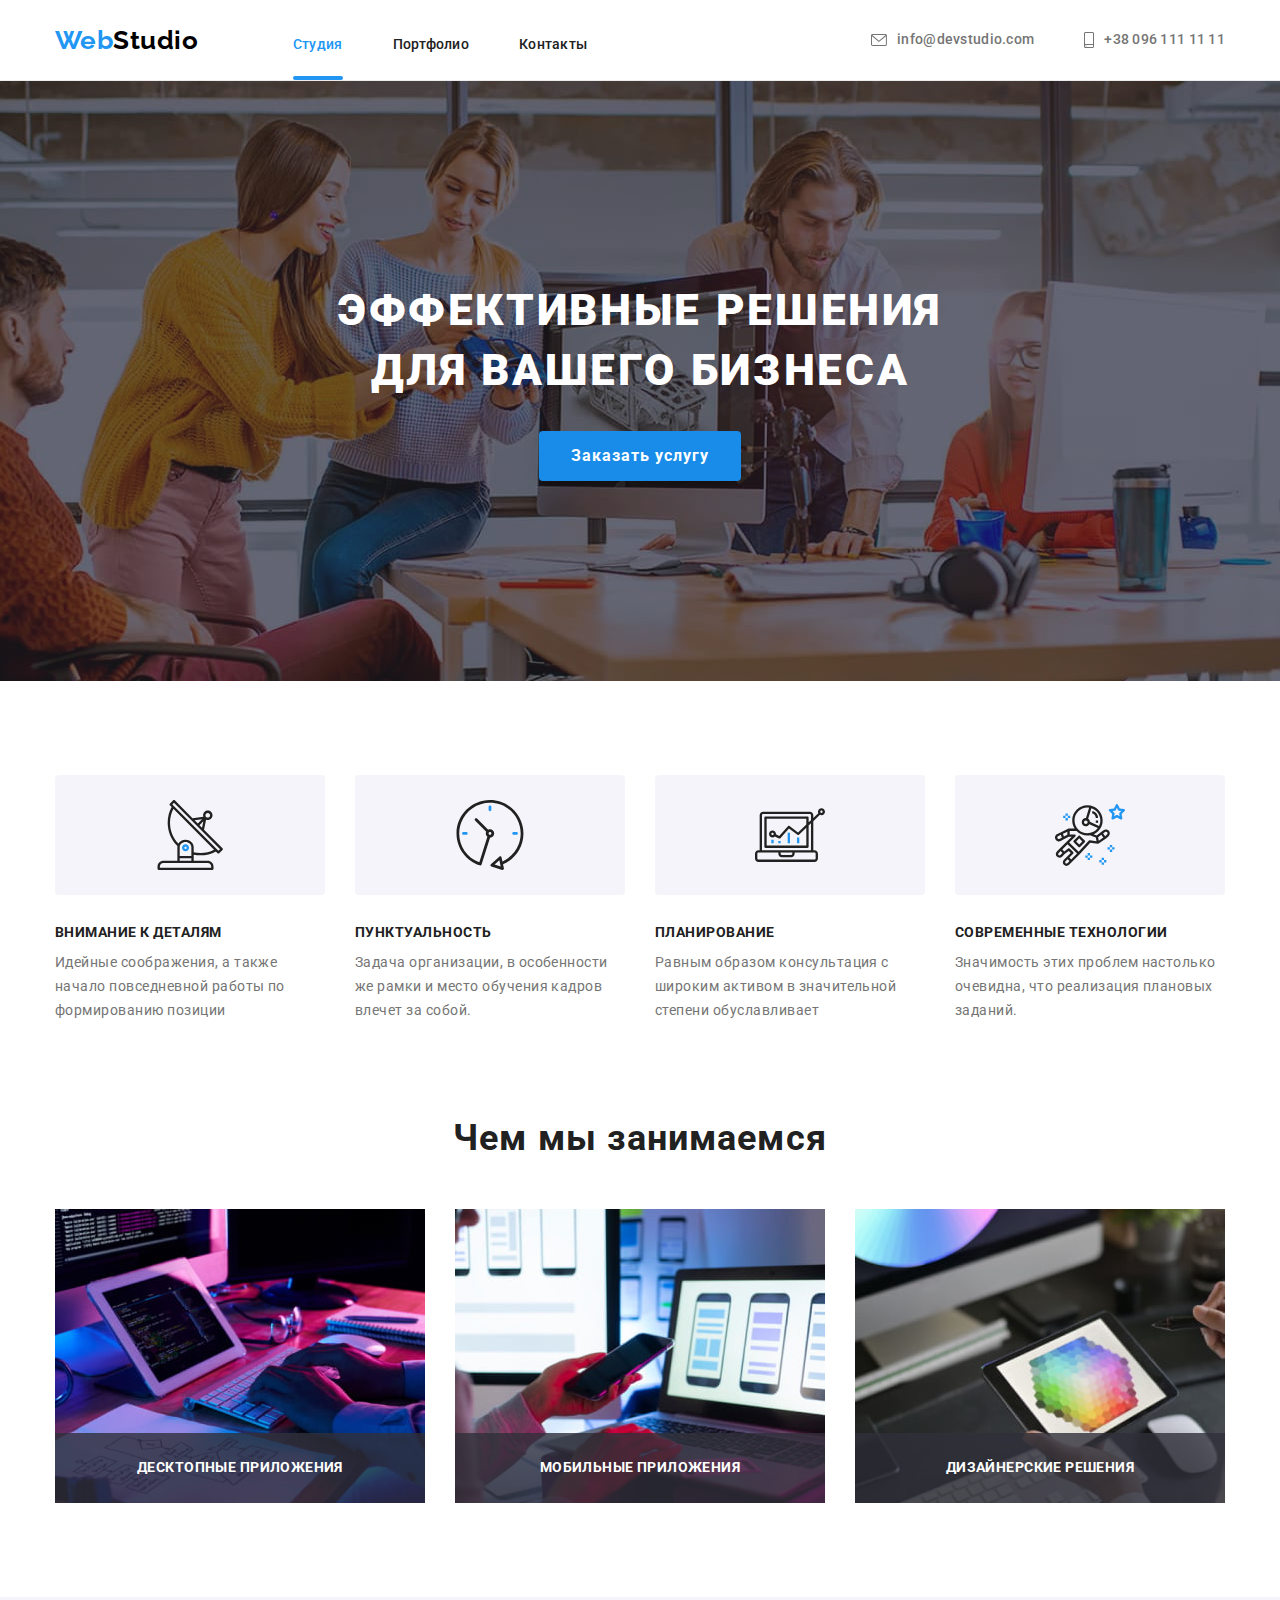
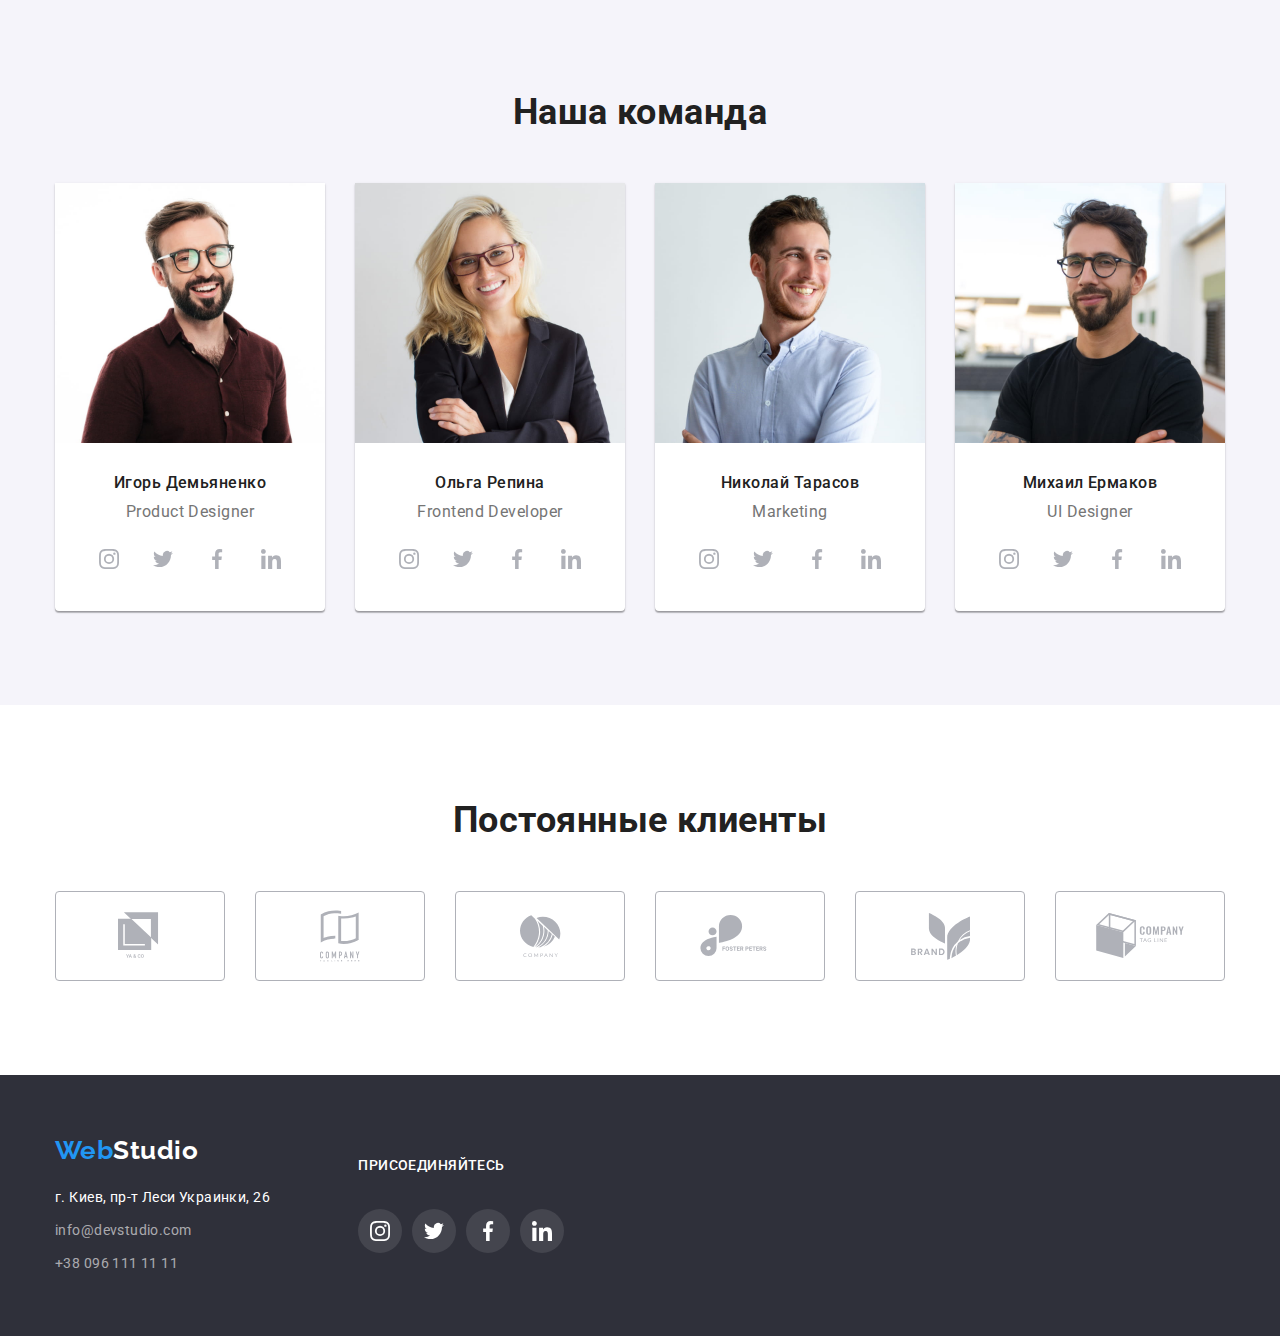
<file: index.html>
<!DOCTYPE html>
<html lang="ru">
<head>
    <meta charset="UTF-8">
    <meta http-equiv="X-UA-Compatible" content="IE=edge">
    <meta name="viewport" content="width=device-width, initial-scale=1.0">
    <title>Студия</title>
    <link rel="preconnect" href="https://fonts.gstatic.com">
    <link href="https://fonts.googleapis.com/css2?family=Raleway:wght@700&family=Roboto:wght@400;500;700;900&display=swap"
        rel="stylesheet">
        <link rel="stylesheet" href="https://cdnjs.cloudflare.com/ajax/libs/modern-normalize/1.0.0/modern-normalize.min.css">
    <link rel="stylesheet" href="./css/styles.css">
</head>
<body>
<header class="header">
    <div class="container">
        <nav class="navigation">
            <a class="logo" href="./index.html">Web<span class="header-logo">Studio</span></a>
            <ul class="nav-links list">
                <li class="link-item"><a href="./index.html" class="link current">Студия</a></li>
                <li class="link-item"><a href="./portfolio.html" class="link">Портфолио</a></li>
                <li class="link-item"><a href="" class="link">Контакты</a></li>
            </ul>
        </nav>
        <ul class="nav-contacts list">
            <li class="contacts-item">
                <a href="mailto:info@devstudio.com" class="link">
                    <svg class="icon-envelope" width=16 height=12>
                        <use href="./images/icons/icons.svg#icon-envelope"></use>
                    </svg>
                    info@devstudio.com
                </a>
            </li>
            <li class="contacts-item">
                <a href="tel:+380961111111" class="link">
                    <svg class="icon-smartphone" width=10 height=16>
                        <use href="./images/icons/icons.svg#icon-smartphone"></use>
                    </svg>
                    +38 096 111 11 11
                </a>
            </li>
        </ul>
    </div>
</header>
<main>
    
    <section class="section hero">
        <div class="container">
        <h1 class="hero-title">Эффективные решения для вашего бизнеса</h1>
        <button data-modal-open class="button">Заказать услугу</button>
        <div data-modal class="backdrop is-hidden">
            <div class="modal">
                <button data-modal-close class="button-close">
                    <svg class="icon-close" width=18 height=18>
                        <use href="./images/icons/icons.svg#icon-close-icon"></use>
                    </svg>
                </button>
            </div>
        </div>
    </div>
    </section>
    <section class="section features">
        <div class="container">
        <h2 class="feature-header">Особенности</h2>
        <ul class="feature-list list">
            <li class="list-items">
                <div class="icon-block">
                <svg class="icon-antenna" width=70 height=70>
                    <use href="./images/icons/icons.svg#icon-img1"></use>
                </svg>
                </div>
                <h3 class="feature-headers">Внимание к деталям</h3>
                <p class="feature-paragraphs">Идейные соображения, а также начало повседневной работы по формированию позиции</p>
            </li>
            <li class="list-items">
                <div class="icon-block">
                <svg width=70 height=70>
                    <use href="./images/icons/icons.svg#icon-img2"></use>
                </svg>
                </div>
                <h3 class="feature-headers">Пунктуальность</h3>
                <p class="feature-paragraphs">Задача организации, в особенности же рамки и место обучения кадров влечет за собой.</p>
        </li>
            <li class="list-items">
                <div class="icon-block">
                <svg width=70 height=70>
                    <use href="./images/icons/icons.svg#icon-img3"></use>
                </svg>
                </div>
                <h3 class="feature-headers">Планирование</h3>
                <p class="feature-paragraphs">Равным образом консультация с широким активом в значительной степени обуславливает</p>
            </li>
            <li class="list-items">
                <div class="icon-block">
                <svg width=70 height=70>
                    <use href="./images/icons/icons.svg#icon-img4"></use>
                </svg>
                </div>
                <h3 class="feature-headers">Современные технологии</h3>
                <p class="feature-paragraphs">Значимость этих проблем настолько очевидна, что реализация плановых заданий.</p>
        </li>
        </ul>
    </div>
    </section>
    <section class="section">
        <div class="container">
        <h2 class="directions-header">Чем мы занимаемся</h2>
        <ul class="directions-list list">
            <li class="list-item">
                <img src="./images/what-do-we-do/img1.jpg" width="370" alt="Разработчик пишуший код на клавиатуре">
                <p class="directions-desc">Десктопные приложения</p>
            </li>
            <li class="list-item">
                <img src="./images/what-do-we-do/img2.jpg" width="370" alt="Разработчик работает над созданием мобильного приложения">
                <p class="directions-desc">Мобильные приложения</p>
            </li>
            <li class="list-item">
                <img src="./images/what-do-we-do/img3.jpg" width="370" alt="Разработчик выбирает цвет из палитры на экране планшета">
                <p class="directions-desc">Дизайнерские решения</p>
            </li>
        </ul>
    </div>
    </section>
    <section class="section our-team">
        <div class="container">
        <h2 class="team-header">Наша команда</h2>
        <ul class="team-list list">
            <li class="employee-cards">
                <img src="./images/team-cards/img1.jpg" width="368" alt="Игорь Демьяненко продукт дизайнер">
                <div class="descr-employees">
                <h3 class="employee-name">Игорь Демьяненко</h3>
                <p lang="en" class="employee-position">Product Designer</p>
                <ul class="social-links list">
                    <li class="social-link-items">
                        <a href="http://" target="_blank" rel="noreferrer noopener" class="link instagram">
                        <svg class="icon" width=20 height=20>
                            <use href="./images/icons/icons.svg#icon-instagram"></use>
                        </svg>
                        </a>
                    </li>
                    <li class="social-link-items">
                        <a href="http://" target="_blank" rel="noreferrer noopener" class="link twitter">
                            <svg class="icon" width=20 height=20>
                                <use href="./images/icons/icons.svg#icon-twitter"></use>
                            </svg>
                        </a>
                    </li>
                    <li class="social-link-items">
                        <a href="http://" target="_blank" rel="noreferrer noopener" class="link facebook">
                            <svg class="icon" width=20 height=20>
                                <use href="./images/icons/icons.svg#icon-facebook"></use>
                            </svg>
                        </a>
                    </li>
                    <li class="social-link-items">
                        <a href="http://" target="_blank" rel="noreferrer noopener" class="link linkedin">
                            <svg class="icon" width=20 height=20>
                                <use href="./images/icons/icons.svg#icon-linkedin"></use>
                            </svg>
                        </a>
                    </li>
                </ul>
                </div>
            </li>
            <li class="employee-cards">
                <img src="./images/team-cards/img2.jpg" width="368" alt="Ольга Репина фронтенд разработчик">
                <div class="descr-employees">
                <h3 class="employee-name">Ольга Репина</h3>
                <p lang="en" class="employee-position">Frontend Developer</p>
                <ul class="social-links list">
                    <li class="social-link-items">
                        <a href="http://" target="_blank" rel="noreferrer noopener" class="link instagram">
                            <svg class="icon" width=20 height=20>
                                <use href="./images/icons/icons.svg#icon-instagram"></use>
                            </svg>
                        </a>
                    </li>
                    <li class="social-link-items">
                        <a href="http://" target="_blank" rel="noreferrer noopener" class="link twitter">
                            <svg class="icon" width=20 height=20>
                                <use href="./images/icons/icons.svg#icon-twitter"></use>
                            </svg>
                        </a>
                    </li>
                    <li class="social-link-items">
                        <a href="http://" target="_blank" rel="noreferrer noopener" class="link facebook">
                            <svg class="icon" width=20 height=20>
                                <use href="./images/icons/icons.svg#icon-facebook"></use>
                            </svg>
                        </a>
                    </li>
                    <li class="social-link-items">
                        <a href="http://" target="_blank" rel="noreferrer noopener" class="link linkedin">
                            <svg class="icon" width=20 height=20>
                                <use href="./images/icons/icons.svg#icon-linkedin"></use>
                            </svg>
                        </a>
                    </li>
                </ul>
                </div>
            </li>
            <li class="employee-cards">
                <img src="./images/team-cards/img3.jpg" width="368" alt="Николай Тарасов маркетолог">
                <div class="descr-employees">
                <h3 class="employee-name">Николай Тарасов</h3>
                <p lang="en" class="employee-position">Marketing</p>
                <ul class="social-links list">
                    <li class="social-link-items">
                        <a href="http://" target="_blank" rel="noreferrer noopener" class="link instagram">
                            <svg class="icon" width=20 height=20>
                                <use href="./images/icons/icons.svg#icon-instagram"></use>
                            </svg>
                        </a>
                    </li>
                    <li class="social-link-items">
                        <a href="http://" target="_blank" rel="noreferrer noopener" class="link twitter">
                            <svg class="icon" width=20 height=20>
                                <use href="./images/icons/icons.svg#icon-twitter"></use>
                            </svg>
                        </a>
                    </li>
                    <li class="social-link-items">
                        <a href="http://" target="_blank" rel="noreferrer noopener" class="link facebook">
                            <svg class="icon" width=20 height=20>
                                <use href="./images/icons/icons.svg#icon-facebook"></use>
                            </svg>
                        </a>
                    </li>
                    <li class="social-link-items">
                        <a href="http://" target="_blank" rel="noreferrer noopener" class="link linkedin">
                            <svg class="icon" width=20 height=20>
                                <use href="./images/icons/icons.svg#icon-linkedin"></use>
                            </svg>
                        </a>
                    </li>
                </ul>
                </div>
            </li>
            <li class="employee-cards">
                <img src="./images/team-cards/img4.jpg" width="368" alt="Михаил Ермаков дизайнер интерфейса">
                <div class="descr-employees">
                <h3 class="employee-name">Михаил Ермаков</h3>
                <p lang="en" class="employee-position">UI Designer</p>
                <ul class="social-links list">
                    <li class="social-link-items">
                        <a href="http://" target="_blank" rel="noreferrer noopener" class="link instagram">
                            <svg class="icon" width=20 height=20>
                                <use href="./images/icons/icons.svg#icon-instagram"></use>
                            </svg>
                        </a>
                    </li>
                    <li class="social-link-items">
                        <a href="http://" target="_blank" rel="noreferrer noopener" class="link twitter">
                            <svg class="icon" width=20 height=20>
                                <use href="./images/icons/icons.svg#icon-twitter"></use>
                            </svg>
                        </a>
                    </li>
                    <li class="social-link-items">
                        <a href="http://" target="_blank" rel="noreferrer noopener" class="link facebook">
                            <svg class="icon" width=20 height=20>
                                <use href="./images/icons/icons.svg#icon-facebook"></use>
                            </svg>
                        </a>
                    </li>
                    <li class="social-link-items">
                        <a href="http://" target="_blank" rel="noreferrer noopener" class="link linkedin">
                            <svg class="icon" width=20 height=20>
                                <use href="./images/icons/icons.svg#icon-linkedin"></use>
                            </svg>
                        </a>
                    </li>
                </ul>
                </div>
            </li>
        </ul>
    </div>
    </section>
    <section class="section regular-clients">
        <div class="container">
            <h2 class="clients-header">Постоянные клиенты</h2>
            <ul class="clients-list list">
                <li class="companies">
                    <a href="http://" target="_blank" rel="noreferrer noopener" class="link">
                    <svg class="company-icons" width=44.27 height=49.23>
                        <use href="./images/icons/icons.svg#icon-logo-1"></use>
                    </svg>
                    </a>
                </li>
                <li class="companies">
                    <a href="http://" target="_blank" rel="noreferrer noopener" class="link">
                    <svg class="company-icons" width=40.0 height=52.0>
                        <use href="./images/icons/icons.svg#icon-logo-2"></use>
                    </svg>
                    </a>
                </li>
                <li class="companies">
                    <a href="http://" target="_blank" rel="noreferrer noopener" class="link">
                    <svg class="company-icons" width=41.0 height=42.6>
                        <use href="./images/icons/icons.svg#icon-logo-3"></use>
                    </svg>
                    </a>
                </li>
                <li class="companies">
                    <a href="http://" target="_blank" rel="noreferrer noopener" class="link">
                    <svg class="company-icons" width=79.66 height=42.02>
                        <use href="./images/icons/icons.svg#icon-logo-4"></use>
                    </svg>
                    </a>
                </li>
                <li class="companies">
                    <a href="http://" target="_blank" rel="noreferrer noopener" class="link">
                    <svg class="company-icons" width=59.0 height=47.0>
                        <use href="./images/icons/icons.svg#icon-logo-5"></use>
                    </svg>
                    </a>
                </li>
                <li class="companies">
                    <a href="http://" target="_blank" rel="noreferrer noopener" class="link">
                    <svg class="company-icons" width=88.48 height=45.44>
                        <use href="./images/icons/icons.svg#icon-logo-6"></use>
                    </svg>
                    </a>
                </li>
            </ul>
        </div>
    </section>
</main>
<footer class="footer">
    <div class="container footer-blocks">
        <div class="contacts-block">
        <a class="logo" href="./index.html">Web<span class="footer-logo">Studio</span></a>
        <address class="address">
            <ul class="footer-contacts list">
                <li class="contacts-item"><a href="https://goo.gl/maps/1J1BHxxjEEeEj4qXA" class="link-map"
                        target="_blank" rel="noreferrer noopener">г. Киев, пр-т Леси Украинки, 26</a></li>
                <li class="contacts-item"><a href="mailto:info@devstudio.com" class="link">info@devstudio.com</a></li>
                <li class="contacts-item"><a href="tel:+380961111111" class="link">+38 096 111 11 11</a></li>
            </ul>
        </address>
        </div>
        <div class="social-links-footer">
            <h2 class="social-links-header">присоединяйтесь</h2>
            <ul class="social-links list">
                <li class="social-links-items">
                    <a href="http://" target="_blank" rel="noreferrer noopener" class="link">
                        <svg class="icon instagram" width=20 height=20>
                            <use href="./images/icons/icons.svg#icon-instagram"></use>
                        </svg>
                    </a>
                </li>
                <li class="social-links-items">
                    <a href="http://" target="_blank" rel="noreferrer noopener" class="link twitter">
                        <svg class="icon twitter" width=20 height=20>
                            <use href="./images/icons/icons.svg#icon-twitter"></use>
                        </svg>
                    </a>
                </li>
                <li class="social-links-items">
                    <a href="http://" target="_blank" rel="noreferrer noopener" class="link facebook">
                        <svg class="icon facebook" width=20 height=20>
                            <use href="./images/icons/icons.svg#icon-facebook"></use>
                        </svg>
                    </a>
                </li>
                <li class="social-links-items">
                    <a href="http://" target="_blank" rel="noreferrer noopener" class="link linkedin">
                        <svg class="icon linkedin" width=20 height=20>
                            <use href="./images/icons/icons.svg#icon-linkedin"></use>
                        </svg>
                    </a>
                </li>
            </ul>
        </div>
    </div>
</footer>
<script src="./js/modal.js"></script>
</body>
</html>
</file>
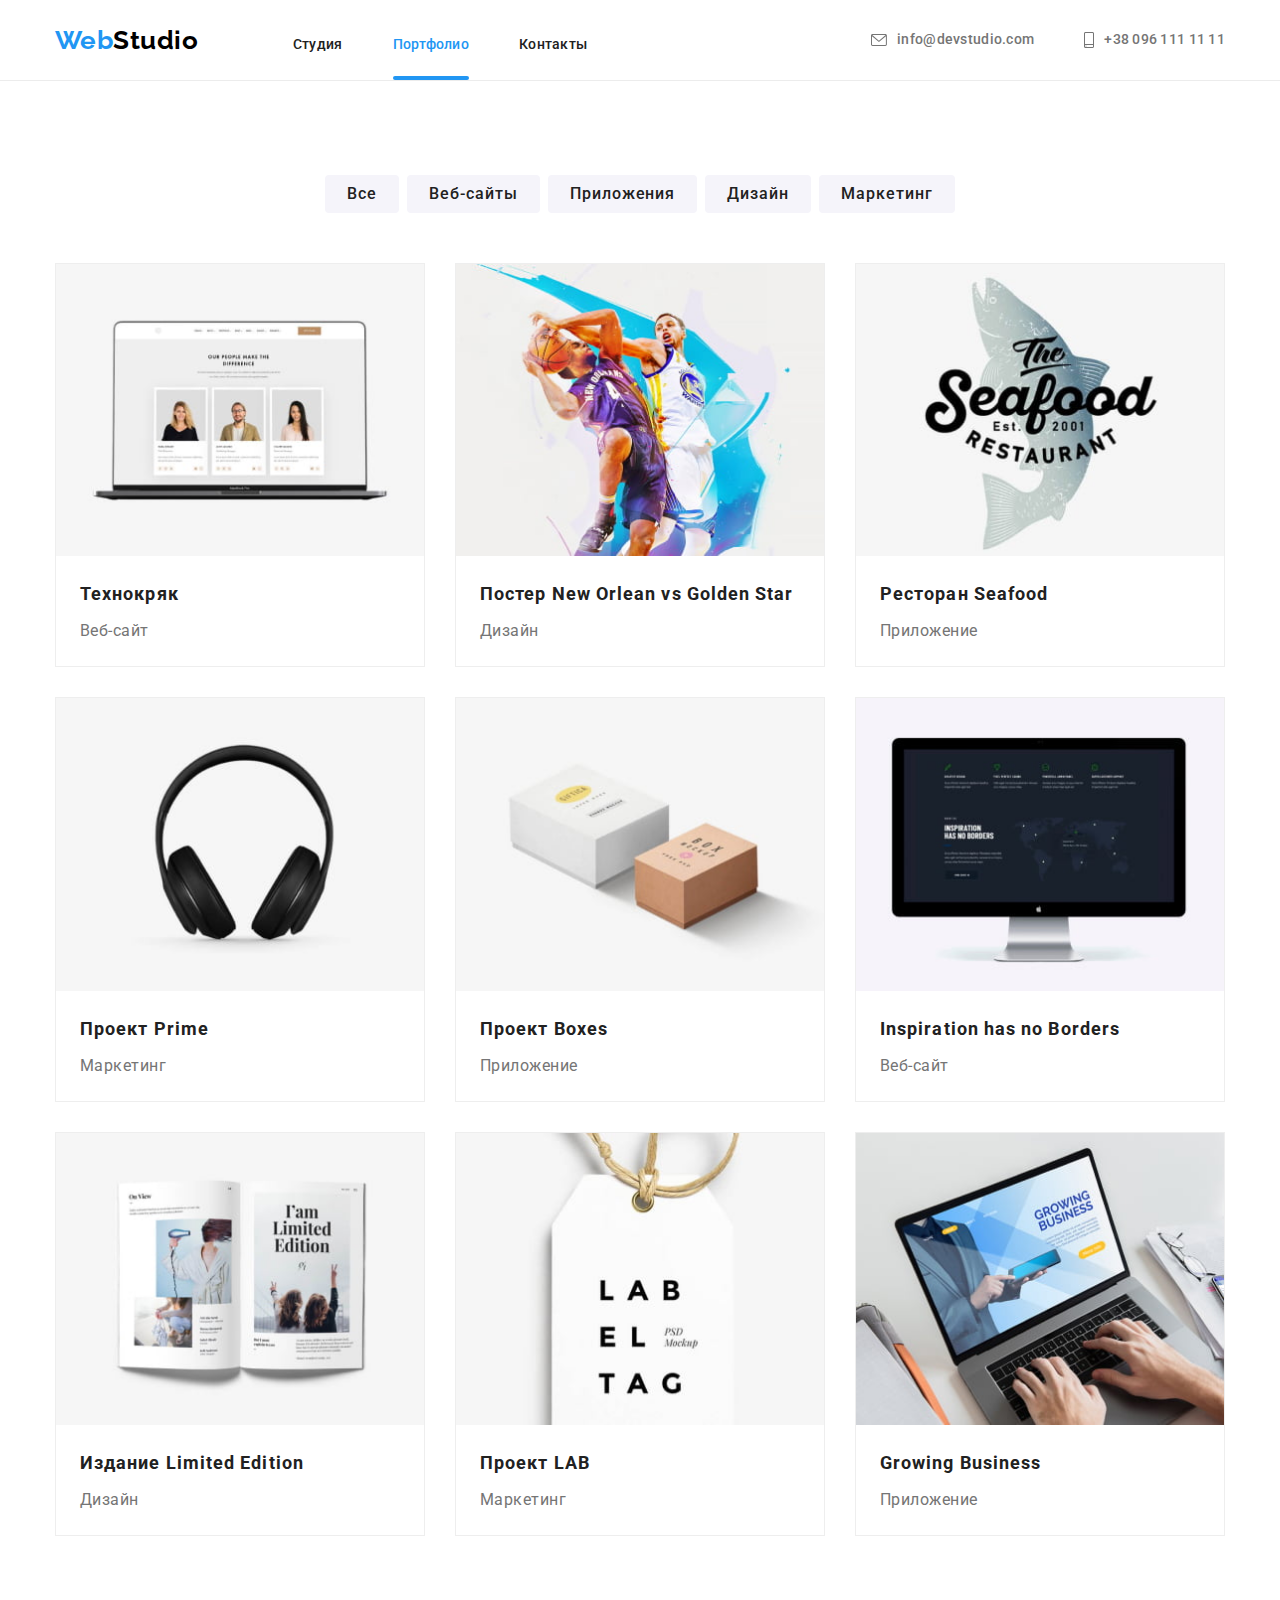
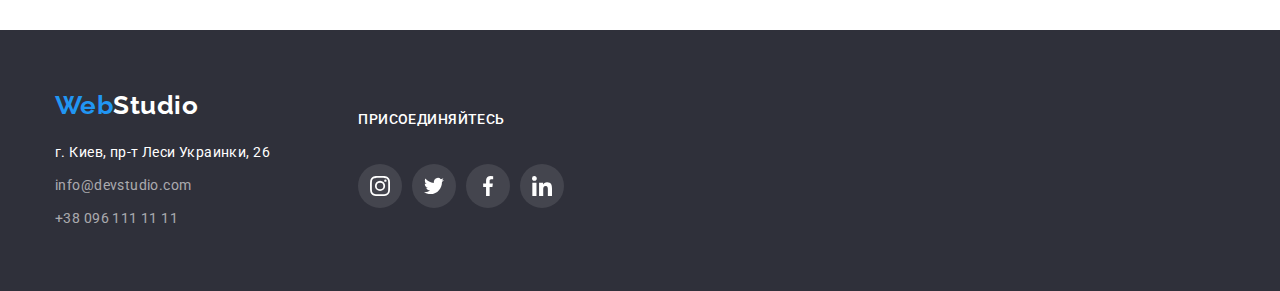
<file: portfolio.html>
<!DOCTYPE html>
<html lang="ru">
<head>
    <meta charset="UTF-8">
    <meta http-equiv="X-UA-Compatible" content="IE=edge">
    <meta name="viewport" content="width=device-width, initial-scale=1.0">
    <title>Портфолио</title>
    <link rel="preconnect" href="https://fonts.gstatic.com">
    <link href="https://fonts.googleapis.com/css2?family=Raleway:wght@700&family=Roboto:wght@400;500;700;900&display=swap"
        rel="stylesheet">
        <link rel="stylesheet" href="https://cdnjs.cloudflare.com/ajax/libs/modern-normalize/1.0.0/modern-normalize.min.css">
    <link rel="stylesheet" href="./css/styles.css">
</head>
<body>
<header class="header">
    <div class="container">
        <nav>
            <a class="logo" href="./index.html">Web<span class="header-logo">Studio</span></a>
            <ul class="nav-links list">
                <li class="link-item"><a href="./index.html" class="link">Студия</a></li>
                <li class="link-item"><a href="./portfolio.html" class="link current">Портфолио</a></li>
                <li class="link-item"><a href="" class="link">Контакты</a></li>
            </ul>
        </nav>
        <ul class="nav-contacts list">
            <li class="contacts-item">
                <a href="mailto:info@devstudio.com" class="link">
                    <svg class="icon-envelope" width=16 height=12>
                        <use href="./images/icons/icons.svg#icon-envelope"></use>
                    </svg>
                    info@devstudio.com
                </a>
            </li>
            <li class="contacts-item">
                <a href="tel:+380961111111" class="link">
                    <svg class="icon-smartphone" width=10 height=16>
                        <use href="./images/icons/icons.svg#icon-smartphone"></use>
                    </svg>
                    +38 096 111 11 11
                </a>
            </li>
        </ul>
    </div>
</header>
    <main>
        <section class="section">
            <div class="container"> 
                <h1 class="projects-header">Наши работы</h1>
                <ul class="project-filter list">
                <li class="filltered-items"><button class="button">Все</button></li>
                <li class="filltered-items"><button class="button">Веб-сайты</button></li>
                <li class="filltered-items"><button class="button">Приложения</button></li>
                <li class="filltered-items"><button class="button">Дизайн</button></li>
                <li class="filltered-items"><button class="button">Маркетинг</button></li>
                </ul>
                <ul class="cards-list list">
                <li class="cards">
                    <a href="" class="link">
                        <div class="cards-desc">
                        <img src="./images/portfolio's-items/img1.jpg" width="370" alt="Страница сайта на экране лептопа">
                        <p class="cards-overlay">Технокряк это современная площадка распространения коронавируса. Компании используют эту платформу для цифрового
                        шпионажа и атак на защищённые сервера конкурентов.</p>
                        </div>
                       <div class="card-description">
                            <h2 class="projects-name">Технокряк</h2>
                            <p class="projects-type">Веб-сайт</p>
                        </div>
                    </a>
                </li>
                <li class="cards">
                    <a href="" class="link">
                        <div class="cards-desc">
                        <img src="./images/portfolio's-items/img2.jpg" width="370" alt="Постер с баскетболистами">
                        <p class="cards-overlay">Технокряк это современная площадка распространения коронавируса. Компании используют эту
                            платформу для цифрового
                            шпионажа и атак на защищённые сервера конкурентов.</p>
                        </div>
                        <div class="card-description">
                            <h2 class="projects-name">Постер<span lang="en" class="projects-name"> New Orlean vs Golden Star</span></h2>
                            <p class="projects-type">Дизайн</p>
                        </div>
                    </a> 
                </li>
                <li class="cards">
                    <a href="" class="link">
                        <div class="cards-desc">
                        <img src="./images/portfolio's-items/img3.jpg" width="370" alt="Логотип ресторана морской еды">
                        <p class="cards-overlay">Технокряк это современная площадка распространения коронавируса. Компании используют эту
                            платформу для цифрового
                            шпионажа и атак на защищённые сервера конкурентов.</p>
                        
                        </div>
                        <div class="card-description">
                            <h2 class="projects-name">Ресторан<span lang="en" class="projects-name"> Seafood</span></h2>
                            <p class="projects-type">Приложение</p>
                        </div>
                    </a>
                </li>
                <li class="cards">
                    <a href="" class="link">
                        <div class="cards-desc">
                        <img src="./images/portfolio's-items/img4.jpg" width="370" alt="Акустические беспроводные наушники">
                        <p class="cards-overlay">Технокряк это современная площадка распространения коронавируса. Компании используют эту
                            платформу для цифрового
                            шпионажа и атак на защищённые сервера конкурентов.</p>
                            </div>
                       <div class="card-description"> 
                            <h2 class="projects-name">Проект<span lang="en" class="projects-name"> Prime</span></h2>
                            <p class="projects-type">Маркетинг</p>
                        </div>
                    </a>
                </li>
                <li class="cards">
                    <a href="" class="link">
                        <div class="cards-desc">
                        <img src="./images/portfolio's-items/img5.jpg" width="370" alt="Две коробки">
                        <p class="cards-overlay">Технокряк это современная площадка распространения коронавируса. Компании используют эту
                            платформу для цифрового
                            шпионажа и атак на защищённые сервера конкурентов.</p>
                            </div>
                        <div class="card-description">
                            <h2 class="projects-name">Проект<span lang="en" class="projects-name"> Boxes</span></h2>
                            <p class="projects-type">Приложение</p>
                        </div>
                    </a>
                </li>
                <li class="cards">
                    <a href="" class="link">
                        <div class="cards-desc">
                        <img src="./images/portfolio's-items/img6.jpg" width="370" alt="Страница сайта на экране монитора">
                        <p class="cards-overlay">Технокряк это современная площадка распространения коронавируса. Компании используют эту
                            платформу для цифрового
                            шпионажа и атак на защищённые сервера конкурентов.</p>
                            </div>
                        <div class="card-description">
                            <h2 lang="en" class="projects-name">Inspiration has no Borders</h2>
                            <p class="projects-type">Веб-сайт</p>
                        </div>
                    </a>
                </li> 
                <li class="cards">
                    <a href="" class="link">
                        <div class="cards-desc">
                        <img src="./images/portfolio's-items/img7.jpg" width="370" alt="Разворот журнала">
                        <p class="cards-overlay">Технокряк это современная площадка распространения коронавируса. Компании используют эту
                            платформу для цифрового
                            шпионажа и атак на защищённые сервера конкурентов.</p>
                            </div>
                        <div class="card-description">
                            <h2 class="projects-name">Издание<span lang="en" class="projects-name"> Limited Edition</span></h2>
                            <p class="projects-type">Дизайн</p>
                        </div>
                    </a>
                </li>
                <li class="cards">
                    <a href="" class="link">
                        <div class="cards-desc">
                        <img src="./images/portfolio's-items/img8.jpg" width="370" alt="Бирка с названием проекта">
                        <p class="cards-overlay">Технокряк это современная площадка распространения коронавируса. Компании используют эту
                            платформу для цифрового
                            шпионажа и атак на защищённые сервера конкурентов.</p>
                            </div>
                        <div class="card-description">
                            <h2 class="projects-name">Проект<span lang="en" class="projects-name"> LAB</span></h2>
                            <p class="projects-type">Маркетинг</p>
                        </div>
                    </a>
                </li>
                <li class="cards">
                    <a href="" class="link">
                        <div class="cards-desc">
                        <img src="./images/portfolio's-items/img9.jpg" width="370" alt="Страница сайта на экране лептопа">
                        <p class="cards-overlay">Технокряк это современная площадка распространения коронавируса. Компании используют эту
                            платформу для цифрового
                            шпионажа и атак на защищённые сервера конкурентов.</p>
                            </div>
                        <div class="card-description">
                            <h2 lang="en" class="projects-name">Growing Business</h2>
                            <p class="projects-type">Приложение</p>
                        </div>
                    </a>
                </li>
                </ul>
            </div>
        </section>
    </main>
<footer class="footer">
    <div class="container footer-blocks">
        <div class="contacts-block">
            <a class="logo" href="./index.html">Web<span class="footer-logo">Studio</span></a>
            <address class="address">
                <ul class="footer-contacts list">
                    <li class="contacts-item"><a href="https://goo.gl/maps/1J1BHxxjEEeEj4qXA" class="link-map"
                            target="_blank" rel="noreferrer noopener">г. Киев, пр-т Леси Украинки, 26</a></li>
                    <li class="contacts-item"><a href="mailto:info@devstudio.com" class="link">info@devstudio.com</a>
                    </li>
                    <li class="contacts-item"><a href="tel:+380961111111" class="link">+38 096 111 11 11</a></li>
                </ul>
            </address>
        </div>
        <div class="social-links-footer">
            <h2 class="social-links-header">присоединяйтесь</h2>
            <ul class="social-links list">
                <li class="social-links-items">
                    <a href="http://" target="_blank" rel="noreferrer noopener" class="link">
                        <svg class="icon instagram" width=20 height=20>
                            <use href="./images/icons/icons.svg#icon-instagram"></use>
                        </svg>
                    </a>
                </li>
                <li class="social-links-items">
                    <a href="http://" target="_blank" rel="noreferrer noopener" class="link twitter">
                        <svg class="icon twitter" width=20 height=20>
                            <use href="./images/icons/icons.svg#icon-twitter"></use>
                        </svg>
                    </a>
                </li>
                <li class="social-links-items">
                    <a href="http://" target="_blank" rel="noreferrer noopener" class="link facebook">
                        <svg class="icon facebook" width=20 height=20>
                            <use href="./images/icons/icons.svg#icon-facebook"></use>
                        </svg>
                    </a>
                </li>
                <li class="social-links-items">
                    <a href="http://" target="_blank" rel="noreferrer noopener" class="link linkedin">
                        <svg class="icon linkedin" width=20 height=20>
                            <use href="./images/icons/icons.svg#icon-linkedin"></use>
                        </svg>
                    </a>
                </li>
            </ul>
        </div>
    </div>
</footer>
</body>
</html>
</file>
<file: css/styles.css>
/* color themes for website */

:root {
  --secondary-background-color: #2f303a;
  --primary-text-color: #757575;
  --primary-header-color: #212121;
  --secondary-header-color: #ffffff;
  --footer-contacts-color: rgba(255, 255, 255, 0.6);
  --focus-color: #2196f3;
  --header-logo-color: #000000;
  --button-background-color: #188ce8;
  --filter-button-background: #f5f4fa;
  --list-items-gaps: 30px;
  --header-to-lists-gap: 50px;
  --secondary-headers-gap: 10px;
  --descr-margins: 20px 24px;
  --timing-animation: cubic-bezier(0.4, 0, 0.2, 1);
  --transition-duration: 250ms;
}

/* container settings */

.container {
  width: 1200px;
  padding-left: 15px;
  padding-right: 15px;
  margin-left: auto;
  margin-right: auto;
}

/* font settings for website */

body {
  font-family: Roboto, sans-serif;
  font-style: normal;
  color: var(--primary-text-color);
  letter-spacing: 0.03em;

  background-color: var(--secondary-header-color);
}

/* features for lists */

.list {
  margin-top: 0px;
  margin-bottom: 0px;
  padding-left: 0px;
  list-style: none;
}

.link {
  text-decoration: none;
}

/* images */

img {
  display: block;
  max-width: 100%;
  height: auto;
}

/* section */

.section {
  padding-top: 94px;
  padding-bottom: 94px;
}

/* styles for logo */

.logo {
  margin-right: 90px;
  padding-top: 32px;
  padding-bottom: 32px;

  font-family: Raleway;
  font-style: normal;
  font-weight: 700;
  font-size: 26px;
  line-height: 1.19;
  color: var(--focus-color);
  text-decoration: none;
}

.header-logo {
  padding-top: 24px;
  padding-bottom: 25px;

  color: var(--header-logo-color);
  transition: color var(--transition-duration) var(--timing-animation);
}

.footer-logo {
  color: var(--secondary-header-color);
  transition: color var(--transition-duration) var(--timing-animation);
}

.logo:focus .header-logo,
.logo:hover .header-logo {
  color: var(--focus-color);
}

.logo:focus .footer-logo,
.logo:hover .footer-logo {
  color: var(--focus-color);
}

/* styles for header */

.header {
  border-bottom: 1px solid #ececec;
}

.header .container {
  display: flex;
  align-items: center;
  justify-content: space-between;
}

.nav-links {
  display: inline-flex;
  margin-right: auto;
  margin-top: 0px;
  margin-bottom: 0px;
}

.nav-links .link {
  padding-top: 32px;
  padding-bottom: 32px;

  font-weight: 500;
  font-size: 14px;
  line-height: 1.14;
  letter-spacing: 0.02em;

  color: var(--primary-header-color);
  transition: color var(--transition-duration) var(--timing-animation);
}

.nav-links .link.current {
  position: relative;
  padding-bottom: 28px;
  color: var(--focus-color);
}

.nav-links .link.current::after {
  position: absolute;
  bottom: 0%;
  left: 0%;
  content: '';
  display: block;
  width: 100%;
  height: 4px;
  border-radius: 2px;
  background-color: var(--focus-color);
}
.nav-links .link:hover,
.nav-links .link:focus {
  color: var(--focus-color);
}

.nav-links .link-item:not(:last-child),
.nav-contacts .contacts-item:not(:last-child) {
  margin-right: 50px;
}

.nav-contacts {
  display: inline-flex;
  justify-content: end;
  margin-top: 0px;
  margin-bottom: 0px;
}

.nav-contacts .link {
  display: flex;
  justify-content: center;
  align-items: center;
  padding-top: 32px;
  padding-bottom: 32px;

  font-weight: 500;
  font-size: 14px;
  line-height: 1.14;
  letter-spacing: 0.02em;

  color: var(--primary-text-color);
  transition: color var(--transition-duration) var(--timing-animation);
}

.icon-envelope,
.icon-smartphone {
  fill: var(--primary-text-color);
  margin-right: 10px;
  transition: fill var(--transition-duration) var(--timing-animation);
}

.nav-contacts .link:hover,
.nav-contacts .link:focus {
  color: var(--focus-color);
}

.link:hover .icon-envelope,
.link:hover .icon-smartphone,
.link:focus .icon-envelope,
.link:focus .icon-smartphone {
  fill: var(--focus-color);
}

/* styles for hero */

.hero {
  max-width: 1600px;
  height: 600px;
  margin-left: auto;
  margin-right: auto;
  padding-top: 200px;
  padding-bottom: 200px;

  background-image: linear-gradient(
      rgba(47, 48, 58, 0.4),
      rgba(47, 48, 58, 0.4)
    ),
    url(../images/img_hero.jpg);
  background-repeat: no-repeat;
  background-position: center;
  background-size: cover;
  background-color: var(--secondary-background-color);
}

.hero-title {
  max-width: 700px;
  margin-top: 0px;
  margin-bottom: 30px;
  margin-left: auto;
  margin-right: auto;

  font-weight: 900;
  font-size: 44px;
  line-height: 1.36;
  text-align: center;
  letter-spacing: 0.06em;
  text-transform: uppercase;

  color: var(--secondary-header-color);
}

.button {
  align-items: center;
  font-family: inherit;
  border-width: 0px;

  font-weight: 700;
  font-size: 16px;
  line-height: 1.87;
  letter-spacing: 0.06em;
  text-align: center;
  cursor: pointer;

  border-color: var(--button-background-color);
  color: var(--secondary-header-color);
  background-color: var(--button-background-color);
}

.container .button {
  display: block;
  border-radius: 4px;
  padding: 10px 32px;
  margin-left: auto;
  margin-right: auto;
  box-shadow: 0px 4px 4px rgba(0, 0, 0, 0.15);
}

.backdrop {
  position: fixed;
  z-index: 2;
  top: 0;
  left: 0;
  width: 100vw;
  height: 100vh;

  visibility: visible;
  opacity: 1;

  background-color: rgba(0, 0, 0, 0.2);
  transition: opacity var(--transition-duration) var(--timing-animation),
    transform var(--transition-duration) var(--timing-animation);
}

.backdrop.is-hidden {
  visibility: hidden;
  opacity: 0;
  pointer-events: none;

  transform: translateY(-100%);
}
.modal {
  position: absolute;
  top: 50%;
  left: 50%;
  transform: translate(-50%, -50%);

  min-height: 581px;
  min-width: 528px;
  border-radius: 4px;

  background-color: var(--secondary-header-color);
  box-shadow: 0px 1px 3px rgba(0, 0, 0, 0.12), 0px 1px 1px rgba(0, 0, 0, 0.14),
    0px 2px 1px rgba(0, 0, 0, 0.2);
}
.button-close {
  position: absolute;
  top: 8px;
  right: 8px;
  width: 30px;
  height: 30px;

  display: flex;
  align-items: center;
  justify-content: center;
  border: 1px solid rgba(0, 0, 0, 0.1);
  border-radius: 50%;
  background-color: var(--secondary-header-color);
}

/* styles for features */

.features {
  padding-bottom: 0px;
}

.feature-list {
  display: flex;
  flex-wrap: wrap;
  margin-left: calc(-1 * var(--list-items-gaps));
  margin-top: calc(-1 * var(--list-items-gaps));
}

.feature-list .list-items {
  flex-basis: calc(100% / 4 - var(--list-items-gaps));
  margin-left: var(--list-items-gaps);
  margin-top: var(--list-items-gaps);
}

.list-items .icon-block {
  display: flex;
  justify-content: center;
  align-items: center;
  height: 120px;
  border-radius: 4px;
  margin-bottom: 30px;
  background-color: var(--filter-button-background);
}

.feature-header {
  display: none;
}

.feature-headers {
  margin-top: 0px;
  margin-bottom: var(--secondary-headers-gap);

  font-weight: 700;
  font-size: 14px;
  line-height: 1.14;
  text-transform: uppercase;

  color: var(--primary-header-color);
}

.feature-paragraphs {
  margin-top: 0px;
  margin-bottom: 0px;

  font-size: 14px;
  line-height: 1.71;

  color: var(--primary-text-color);
}

/* styles for section "what do we do?" */

.directions-header {
  margin-top: 0px;
  margin-bottom: var(--header-to-lists-gap);

  font-weight: 700;
  font-size: 36px;
  line-height: 1.17;
  text-align: center;
  letter-spacing: 0.03em;

  color: var(--primary-header-color);
}

.directions-list {
  display: flex;
  flex-wrap: wrap;
  text-align: center;
  margin-left: calc(-1 * var(--list-items-gaps));
  margin-top: calc(-1 * var(--list-items-gaps));
}

.directions-list .list-item {
  position: relative;
  flex-basis: calc(100% / 3 - var(--list-items-gaps));
  margin-left: var(--list-items-gaps);
  margin-top: var(--list-items-gaps);
}

.directions-desc {
  position: absolute;
  width: 100%;
  left: 50%;
  bottom: 0%;
  transform: translate(-50%);

  padding: 27px 0px;
  margin: 0px;

  font-weight: 700;
  font-size: 14px;
  line-height: 1.14;
  letter-spacing: 0.03em;
  text-transform: uppercase;

  background-color: rgba(47, 48, 58, 0.8);
  color: var(--secondary-header-color);
}

/* styles for section "our team" */

.our-team {
  background-color: var(--filter-button-background);
}

.team-list {
  display: flex;
  flex-wrap: wrap;
  margin-left: calc(-1 * var(--list-items-gaps));
  margin-top: calc(-1 * var(--list-items-gaps));
}

.team-list .employee-cards {
  flex-basis: calc(100% / 4 - var(--list-items-gaps));
  margin-left: var(--list-items-gaps);
  margin-top: var(--list-items-gaps);

  box-shadow: 0px 1px 3px rgba(0, 0, 0, 0.12), 0px 1px 1px rgba(0, 0, 0, 0.14),
    0px 2px 1px rgba(0, 0, 0, 0.2);
  border-radius: 0px 0px 4px 4px;
  background-color: var(--secondary-header-color);
}

.team-header {
  margin-top: 0px;
  margin-bottom: var(--header-to-lists-gap);

  font-weight: 700;
  font-size: 36px;
  line-height: 1.17;
  text-align: center;

  color: var(--primary-header-color);
}

.employee-name {
  margin-top: 0px;
  margin-bottom: var(--secondary-headers-gap);

  font-weight: 500;
  font-size: 16px;
  line-height: 1.19;
  text-align: center;
  color: var(--primary-header-color);
}

.employee-position {
  margin-top: 0px;
  margin-bottom: 0px;

  font-size: 16px;
  line-height: 1.19;
  text-align: center;

  color: var(--primary-text-color);
}

.descr-employees {
  padding-top: var(--list-items-gaps);
  padding-bottom: var(--list-items-gaps);
}

.social-links {
  display: flex;
  align-items: center;
  justify-content: center;
  margin-top: 16px;
}

.social-link-items:not(:first-child) {
  margin-left: 10px;
}

.social-link-items .link {
  display: flex;
  align-items: center;
  justify-content: center;
  width: 44px;
  height: 44px;
  border-radius: 50%;
  background-color: var(--secondary-header-color);
  transition: background-color var(--transition-duration)
    var(--timing-animation);
}

.social-link-items .icon {
  fill: #afb1b8;
  transition: fill var(--transition-duration) var(--timing-animation);
}

.social-link-items .link:focus .icon,
.social-link-items .link:hover .icon {
  fill: var(--secondary-header-color);
}

.social-link-items .link:focus,
.social-link-items .link:hover {
  background-color: var(--focus-color);
}
/* styles for section regular clients */

.clients-header {
  margin-top: 0px;
  margin-bottom: var(--header-to-lists-gap);

  font-weight: 700;
  font-size: 36px;
  line-height: 1.17;
  text-align: center;

  color: var(--primary-header-color);
}

.clients-list {
  display: flex;
  flex-wrap: wrap;
  margin-left: calc(-1 * var(--list-items-gaps));
  margin-top: calc(-1 * var(--list-items-gaps));
}
.clients-list .companies {
  flex-basis: calc(100% / 6 - var(--list-items-gaps));
  margin-left: var(--list-items-gaps);
  margin-top: var(--list-items-gaps);
}

.companies .link {
  display: flex;
  align-items: center;
  justify-content: center;
  min-width: 170px;
  height: 90px;
  border-radius: 4px;
  border: 1px solid #afb1b8;
  transition: border-color var(--transition-duration) var(--timing-animation);
}

.company-icons {
  fill: rgba(175, 177, 184, 1);
  transition: fill var(--transition-duration) var(--timing-animation);
}

.companies .link:hover .company-icons,
.companies .link:focus .company-icons {
  fill: var(--focus-color);
}

.companies .link:hover,
.companies .link:focus {
  border-color: var(--focus-color);
}

/* styles for footer */

.footer-contacts .contacts-item:not(:last-child) {
  margin-bottom: 9px;
}

.footer {
  padding-top: 60px;
  padding-bottom: 60px;

  background-color: var(--secondary-background-color);
}
.footer-blocks {
  display: flex;
  align-items: center;
}
.contacts-block {
  display: inline-block;
}

.address {
  margin-top: 20px;
  font-style: normal;
}

.footer-contacts .link {
  font-size: 14px;
  line-height: 1.71;
  letter-spacing: 0.03em;
  color: var(--footer-contacts-color);
  transition: color var(--transition-duration) var(--timing-animation);
}

.footer-contacts .link:hover,
.footer-contacts .link:focus {
  color: var(--focus-color);
}

.footer-contacts .link-map {
  font-size: 14px;
  line-height: 1.71;
  letter-spacing: 0.03em;
  text-decoration: none;
  color: var(--secondary-header-color);
  transition: color var(--transition-duration) var(--timing-animation);
}

.footer-contacts .link-map:focus,
.footer-contacts .link-map:hover {
  color: var(--focus-color);
}

.social-links-header {
  margin-top: 0px;
  margin-bottom: 20px;

  font-size: 14px;
  line-height: 1.14;
  font-style: normal;
  font-weight: 500;
  letter-spacing: 0.03em;
  text-transform: uppercase;
  color: var(--secondary-header-color);
}

.social-links-footer {
  display: inline-block;
  margin-left: 70px;
}

.social-links-footer .social-links {
  display: inline-flex;
}

.social-links-items:not(:first-child) {
  margin-left: 10px;
}

.social-links-items .link {
  display: flex;
  align-items: center;
  justify-content: center;
  width: 44px;
  height: 44px;
  background-color: rgba(255, 255, 255, 0.1);
  border-radius: 50%;
  transition: background-color var(--transition-duration)
    var(--timing-animation);
}

.icon {
  fill: var(--secondary-header-color);
}

.social-links-items .link:hover,
.social-links-items .link:focus {
  background-color: var(--focus-color);
}
/* styles for portfolio page */

.project-filter {
  display: flex;
  margin-bottom: var(--header-to-lists-gap);
  margin-top: 0px;
  justify-content: center;
}

.project-filter .filltered-items:not(:last-child) {
  margin-right: 8px;
}

.projects-header {
  display: none;
}
.project-filter .button {
  display: block;
  margin-top: 0px;
  margin-bottom: 0px;
  padding: 6px 22px;

  font-family: inherit;
  font-weight: 500;
  font-size: 16px;
  line-height: 1.62;
  text-align: center;
  box-shadow: none;
  color: var(--primary-header-color);
  background-color: var(--filter-button-background);
  transition: box-shadow var(--transition-duration) var(--timing-animation),
    background-color var(--transition-duration) var(--timing-animation),
    color var(--transition-duration) var(--timing-animation);
}

.project-filter .button:hover,
.project-filter .button:focus {
  box-shadow: 0px 4px 4px rgba(0, 0, 0, 0.15);

  background-color: var(--focus-color);
  color: var(--secondary-header-color);
}

.cards-list {
  display: flex;
  flex-wrap: wrap;
  margin-left: calc(-1 * var(--list-items-gaps));
  margin-top: calc(-1 * var(--list-items-gaps));
}

.cards-list .cards {
  flex-basis: calc(100% / 3 - var(--list-items-gaps));
  border: 1px solid #eeeeee;
  margin-left: var(--list-items-gaps);
  margin-top: var(--list-items-gaps);
  transition: box-shadow var(--transition-duration) var(--timing-animation);
}

.cards-list .cards:hover,
.cards-list .cards:focus {
  box-shadow: 0px 1px 1px rgba(0, 0, 0, 0.12), 0px 4px 4px rgba(0, 0, 0, 0.06),
    1px 4px 6px rgba(0, 0, 0, 0.16);
}

.cards-desc {
  position: relative;
  overflow: hidden;
}

.cards-overlay {
  position: absolute;
  width: 100%;
  height: 100%;

  display: flex;
  align-items: center;
  justify-content: center;
  padding: 0px 24px;
  margin: 0;

  font-weight: 400;
  font-size: 18px;
  line-height: 1.56;
  letter-spacing: 0.03em;
  color: var(--secondary-header-color);
  background-color: rgba(33, 150, 243, 0.9);
  transition: transform var(--transition-duration) var(--timing-animation);
}

.link:hover .cards-overlay,
.link:focus .cards-overlay {
  transform: translateY(-100%);
}

.card-description {
  padding: var(--descr-margins);
}

.projects-name {
  margin-top: 0px;
  margin-bottom: 4px;

  font-weight: 700;
  font-size: 18px;
  line-height: 2;
  letter-spacing: 0.06em;

  color: var(--primary-header-color);
}

.projects-type {
  margin-top: 0px;
  margin-bottom: 0px;

  font-size: 16px;
  line-height: 1.87;
  color: var(--primary-text-color);
}
</file>
